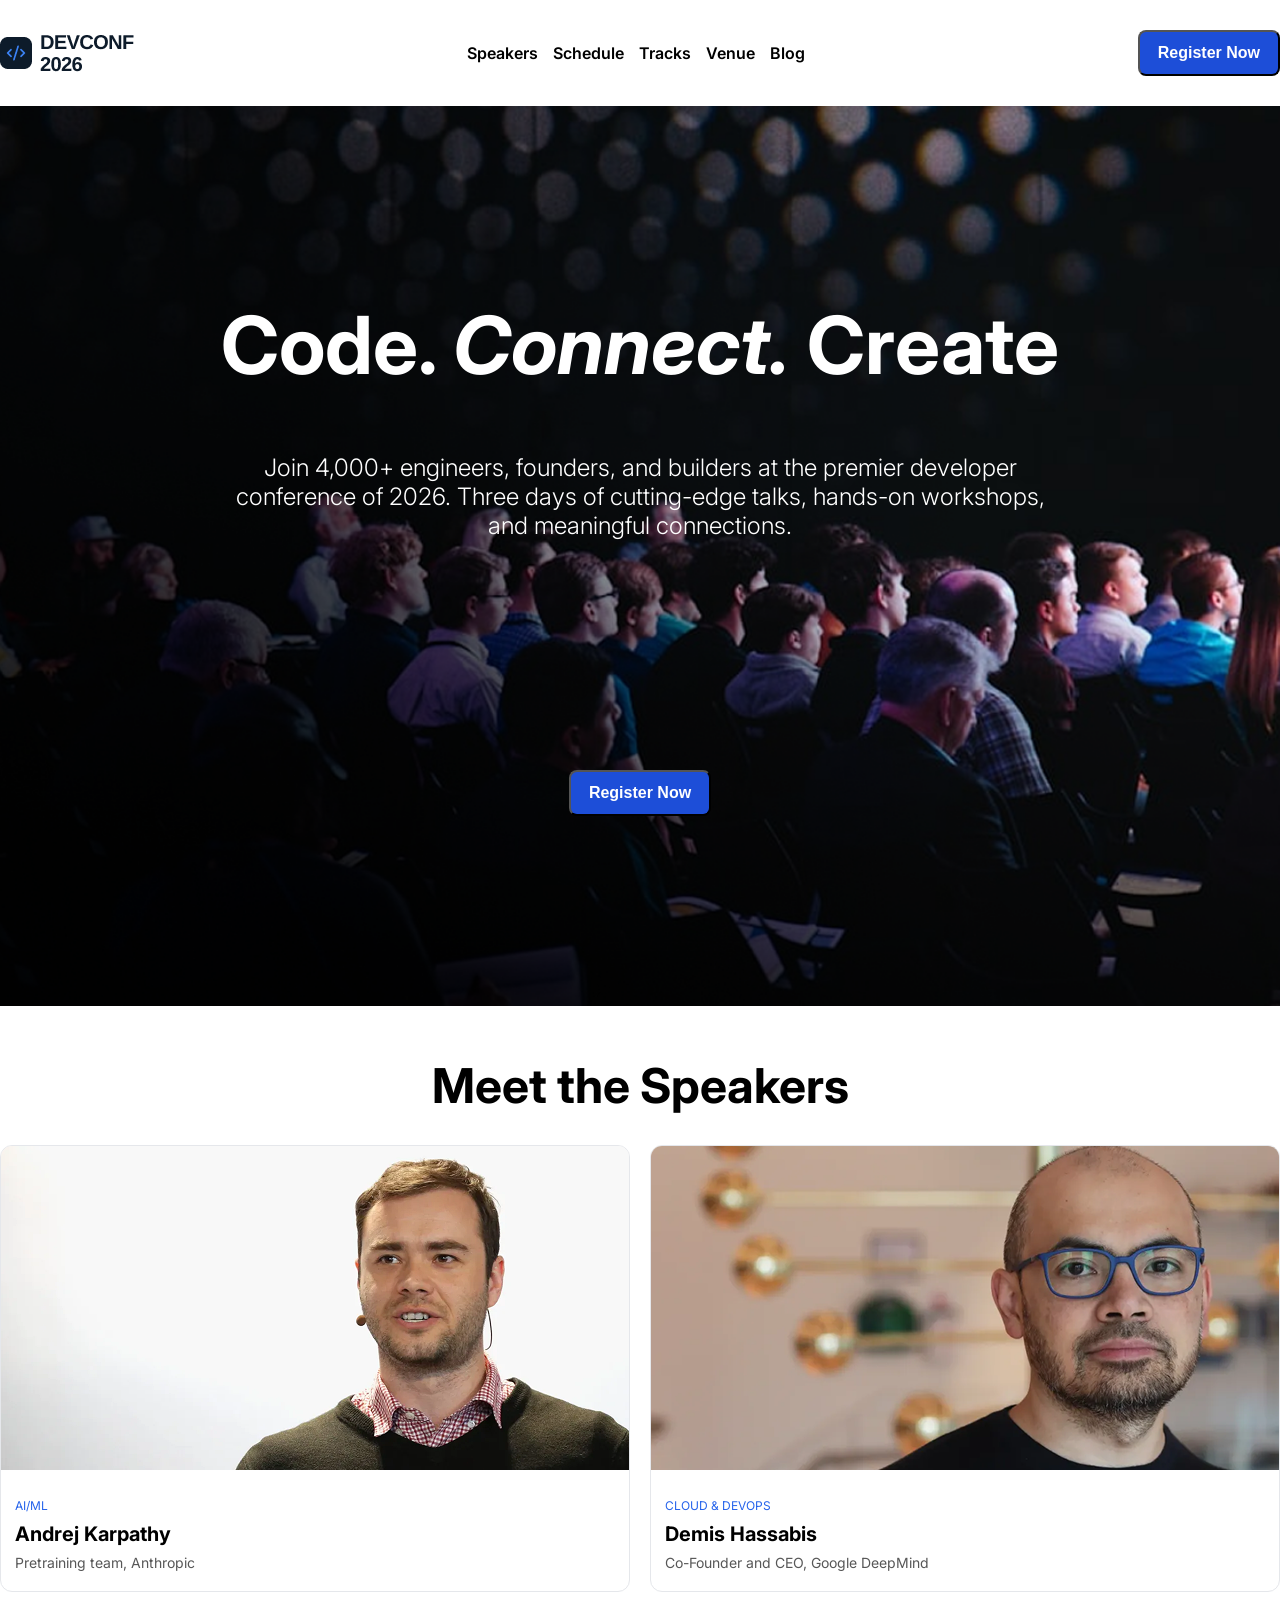
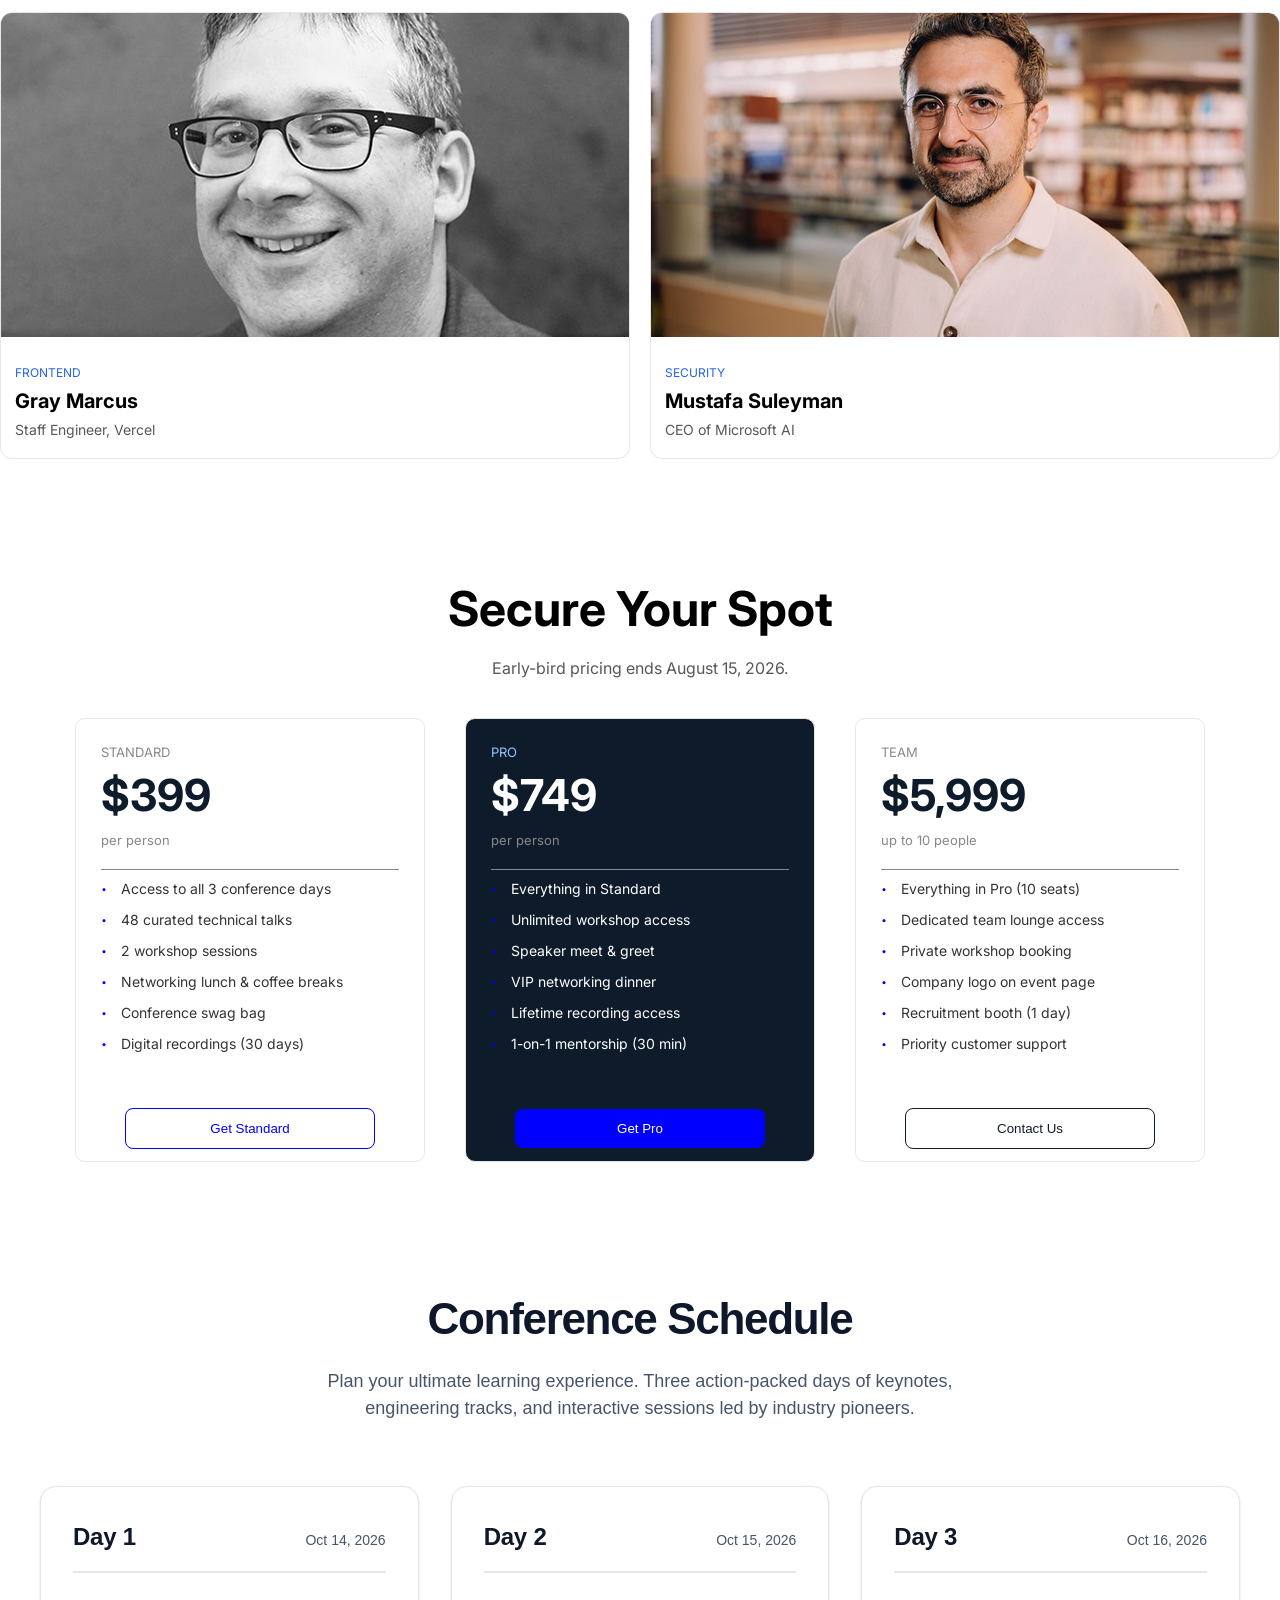
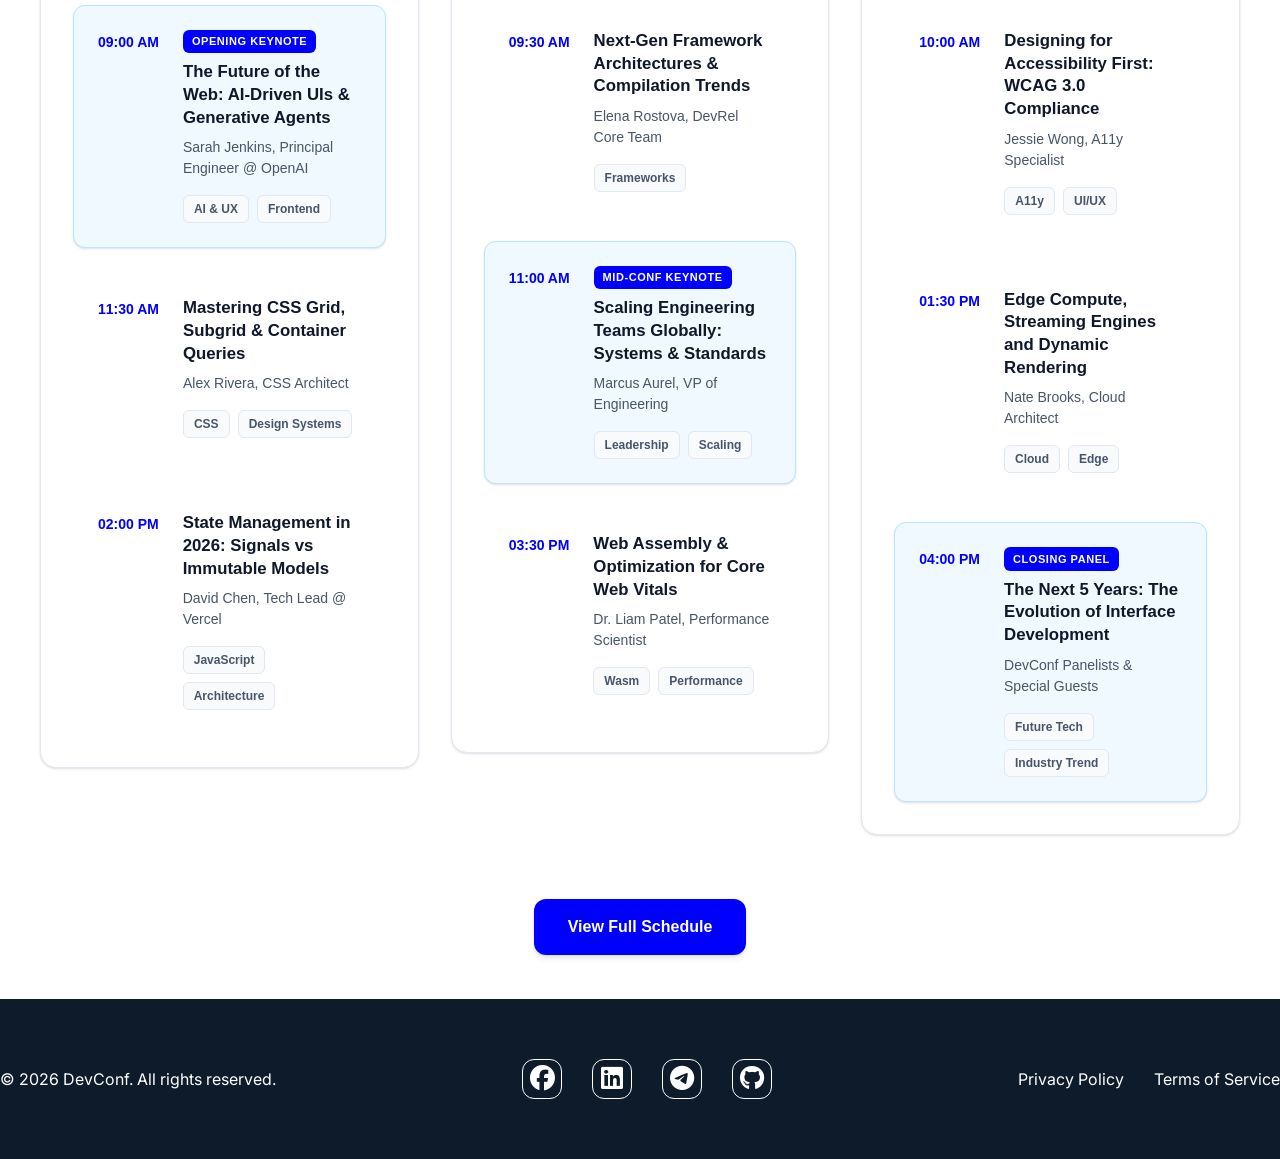
<file: index.html>
<!DOCTYPE html>
<html lang="en">

<head>
    <meta charset="UTF-8">
    <meta name="viewport" content="width=device-width, initial-scale=1.0">
    <title>PH- A01-AA-MARUF</title>
    <link rel="shortcut icon" href="./assets/favicon.png" type="image/x-icon">
    <!-- Font Awesome -->
    <link rel="stylesheet" href="https://cdnjs.cloudflare.com/ajax/libs/font-awesome/6.7.2/css/all.min.css">
    <link rel="stylesheet" href="style.css">
</head>

<body>
    <header class="container">
        <nav>
            <div class="logo">
                <img src="./assets/logo.png" alt="">
            </div>
            <div class="menu">
                <ul>
                    <li><a href="#">Speakers</a></li>
                    <li><a href="#">Schedule</a></li>
                    <li><a href="#">Tracks</a></li>
                    <li><a href="#">Venue</a></li>
                    <li><a href="#">Blog</a></li>
                </ul>
            </div>
            <div>
                <button type="button" class="button">Register Now</button>
            </div>
        </nav>
    </header>
    <main>
        <section class="hero">
            <div class="banner">
                <div class="banner-content">
                    <h2>Code. <em>Connect.</em> Create</h2>
                    <p>Join 4,000+ engineers, founders, and builders at the premier developer <br> conference of 2026.
                        Three
                        days
                        of cutting-edge talks, hands-on workshops, <br> and meaningful connections.</p>
                    <button type="button" class="button">Register Now</button>
                </div>
            </div>
        </section>

        <section class="speaker container">
            <h2>Meet the Speakers</h2>
            <div class="cards">
                <div class="card">
                    <img src="assets/andrej.png" alt="">
                    <div>
                        <span>AI/ML</span>
                        <h3>Andrej Karpathy</h3>
                        <p>Pretraining team, Anthropic</p>
                    </div>
                </div>


                <div class="card">
                    <img src="assets/demis.png" alt="">
                    <div>
                        <span>CLOUD & DEVOPS</span>
                        <h3>Demis Hassabis</h3>
                        <p>Co-Founder and CEO, Google DeepMind</p>
                    </div>
                </div>

                <div class="card">
                    <img src="assets/gary.png" alt="">
                    <div>
                        <span>FRONTEND</span>
                        <h3>Gray Marcus</h3>
                        <p>Staff Engineer, Vercel</p>
                    </div>
                </div>

                <div class="card">
                    <img src="assets/mustafa.png" alt="">
                    <div>
                        <span>SECURITY</span>
                        <h3>Mustafa Suleyman</h3>
                        <p>CEO of Microsoft AI</p>
                    </div>
                </div>
            </div>
        </section>

        <section class="price-card container">
            <h3>Secure Your Spot</h3>
            <p>Early-bird pricing ends August 15, 2026.</p>
            <div class="sys">
                <div class="standard">
                    <span>STANDARD</span>
                    <h2>$399</h2>
                    <span>per person</span>
                    <p class="border-b"></p>
                    <ul class="list">
                        <li>Access to all 3 conference days</li>
                        <li>48 curated technical talks</li>
                        <li>2 workshop sessions</li>
                        <li>Networking lunch & coffee breaks</li>
                        <li>Conference swag bag</li>
                        <li>Digital recordings (30 days)</li>
                    </ul>
                    <button type="button" class="btn-standard">Get Standard</button>
                </div>
                <div class="pro">
                    <span class="pro-card">PRO</span>
                    <h2>$749</h2>
                    <span>per person</span>
                    <p class="border-b"></p>
                    <ul class="list">
                        <li>Everything in Standard</li>
                        <li>Unlimited workshop access</li>
                        <li>Speaker meet & greet</li>
                        <li>VIP networking dinner</li>
                        <li>Lifetime recording access</li>
                        <li>1-on-1 mentorship (30 min)</li>
                    </ul>
                    <button type="button" class="btn-pro">Get Pro</button>
                </div>
                <div class="team">
                    <span>TEAM</span>
                    <h2>$5,999</h2>
                    <span>up to 10 people</span>
                    <p class="border-b"></p>
                    <ul class="list">
                        <li>Everything in Pro (10 seats)</li>
                        <li>Dedicated team lounge access</li>
                        <li>Private workshop booking</li>
                        <li>Company logo on event page</li>
                        <li>Recruitment booth (1 day)</li>
                        <li>Priority customer support</li>
                    </ul>
                    <button type="button" class="btn-team">Contact Us</button>
                </div>
            </div>
        </section>
        <!-- Generate a relevant section with AI start / there isn't any AI code here but this section because you said for creating this section with AI. without this section you won't get any code generate by AI -->
        <section class="schedule-section" id="schedule">
            <div class="schedule-container">
                <header class="schedule-header">
                    <h2 class="schedule-title">Conference Schedule</h2>
                    <p class="schedule-subtitle">Plan your ultimate learning experience. Three action-packed days of
                        keynotes, engineering tracks, and interactive sessions led by industry pioneers.</p>
                </header>

                <div class="schedule-grid">
                    <article class="schedule-card">
                        <header class="card-header">
                            <h3 class="day-title">Day 1</h3>
                            <time class="day-date" datetime="2026-10-14">Oct 14, 2026</time>
                        </header>
                        <div class="timeline">
                            <div class="session-item keynote">
                                <time class="session-time" datetime="09:00">09:00 AM</time>
                                <div class="session-content">
                                    <span class="badge badge-accent">Opening Keynote</span>
                                    <h4 class="session-title">The Future of the Web: AI-Driven UIs & Generative Agents
                                    </h4>
                                    <p class="session-speaker">Sarah Jenkins, Principal Engineer @ OpenAI</p>
                                    <div class="badge-group">
                                        <span class="badge">AI & UX</span>
                                        <span class="badge">Frontend</span>
                                    </div>
                                </div>
                            </div>
                            <div class="session-item">
                                <time class="session-time" datetime="11:30">11:30 AM</time>
                                <div class="session-content">
                                    <h4 class="session-title">Mastering CSS Grid, Subgrid & Container Queries</h4>
                                    <p class="session-speaker">Alex Rivera, CSS Architect</p>
                                    <div class="badge-group">
                                        <span class="badge">CSS</span>
                                        <span class="badge">Design Systems</span>
                                    </div>
                                </div>
                            </div>
                            <div class="session-item">
                                <time class="session-time" datetime="14:00">02:00 PM</time>
                                <div class="session-content">
                                    <h4 class="session-title">State Management in 2026: Signals vs Immutable Models</h4>
                                    <p class="session-speaker">David Chen, Tech Lead @ Vercel</p>
                                    <div class="badge-group">
                                        <span class="badge">JavaScript</span>
                                        <span class="badge">Architecture</span>
                                    </div>
                                </div>
                            </div>
                        </div>
                    </article>

                    <article class="schedule-card">
                        <header class="card-header">
                            <h3 class="day-title">Day 2</h3>
                            <time class="day-date" datetime="2026-10-15">Oct 15, 2026</time>
                        </header>
                        <div class="timeline">
                            <div class="session-item">
                                <time class="session-time" datetime="09:30">09:30 AM</time>
                                <div class="session-content">
                                    <h4 class="session-title">Next-Gen Framework Architectures & Compilation Trends</h4>
                                    <p class="session-speaker">Elena Rostova, DevRel Core Team</p>
                                    <div class="badge-group">
                                        <span class="badge">Frameworks</span>
                                    </div>
                                </div>
                            </div>
                            <div class="session-item keynote">
                                <time class="session-time" datetime="11:00">11:00 AM</time>
                                <div class="session-content">
                                    <span class="badge badge-accent">Mid-Conf Keynote</span>
                                    <h4 class="session-title">Scaling Engineering Teams Globally: Systems & Standards
                                    </h4>
                                    <p class="session-speaker">Marcus Aurel, VP of Engineering</p>
                                    <div class="badge-group">
                                        <span class="badge">Leadership</span>
                                        <span class="badge">Scaling</span>
                                    </div>
                                </div>
                            </div>
                            <div class="session-item">
                                <time class="session-time" datetime="15:30">03:30 PM</time>
                                <div class="session-content">
                                    <h4 class="session-title">Web Assembly & Optimization for Core Web Vitals</h4>
                                    <p class="session-speaker">Dr. Liam Patel, Performance Scientist</p>
                                    <div class="badge-group">
                                        <span class="badge">Wasm</span>
                                        <span class="badge">Performance</span>
                                    </div>
                                </div>
                            </div>
                        </div>
                    </article>

                    <article class="schedule-card">
                        <header class="card-header">
                            <h3 class="day-title">Day 3</h3>
                            <time class="day-date" datetime="2026-10-16">Oct 16, 2026</time>
                        </header>
                        <div class="timeline">
                            <div class="session-item">
                                <time class="session-time" datetime="10:00">10:00 AM</time>
                                <div class="session-content">
                                    <h4 class="session-title">Designing for Accessibility First: WCAG 3.0 Compliance
                                    </h4>
                                    <p class="session-speaker">Jessie Wong, A11y Specialist</p>
                                    <div class="badge-group">
                                        <span class="badge">A11y</span>
                                        <span class="badge">UI/UX</span>
                                    </div>
                                </div>
                            </div>
                            <div class="session-item">
                                <time class="session-time" datetime="13:30">01:30 PM</time>
                                <div class="session-content">
                                    <h4 class="session-title">Edge Compute, Streaming Engines and Dynamic Rendering</h4>
                                    <p class="session-speaker">Nate Brooks, Cloud Architect</p>
                                    <div class="badge-group">
                                        <span class="badge">Cloud</span>
                                        <span class="badge">Edge</span>
                                    </div>
                                </div>
                            </div>
                            <div class="session-item keynote">
                                <time class="session-time" datetime="16:00">04:00 PM</time>
                                <div class="session-content">
                                    <span class="badge badge-accent">Closing Panel</span>
                                    <h4 class="session-title">The Next 5 Years: The Evolution of Interface Development
                                    </h4>
                                    <p class="session-speaker">DevConf Panelists & Special Guests</p>
                                    <div class="badge-group">
                                        <span class="badge">Future Tech</span>
                                        <span class="badge">Industry Trend</span>
                                    </div>
                                </div>
                            </div>
                        </div>
                    </article>
                </div>

                <div class="schedule-actions">
                    <a href="/schedule.html" class="btn-primary">View Full Schedule</a>
                </div>
            </div>
        </section>
        <!-- Generate a relevant section with AI end -->
        <section>
            <div class="contact"></div>
        </section>
    </main>
    <footer>
        <div class="container">
            <div class="foot">
                <div>
                    <p>© 2026 DevConf. All rights reserved.</p>
                </div>
                <div class="icon">
                    <a href="https://www.facebook.com/nhkhan6965?_rdc=1&_rdr#" target="_blank" class="facebook">
                        <i class="fa-brands fa-facebook"></i>
                    </a>

                    <a href="https://www.linkedin.com/in/abdullah-al-maruf-49b6b0374/" target="_blank" class="linkedin">
                        <i class="fa-brands fa-linkedin"></i>
                    </a>

                    <a href="https://web.telegram.org/k/" target="_blank" class="telegram">
                        <i class="fa-brands fa-telegram"></i>
                    </a>

                    <a href="https://github.com/thecodermaruf" target="_blank" class="github">
                        <i class=" fa-brands fa-github"></i>
                    </a>
                </div>
                <div class="privacy-terms">
                    <p>Privacy Policy </p>
                    <p>Terms of Service</p>
                </div>
            </div>
        </div>

    </footer>
</body>

</html>
</file>
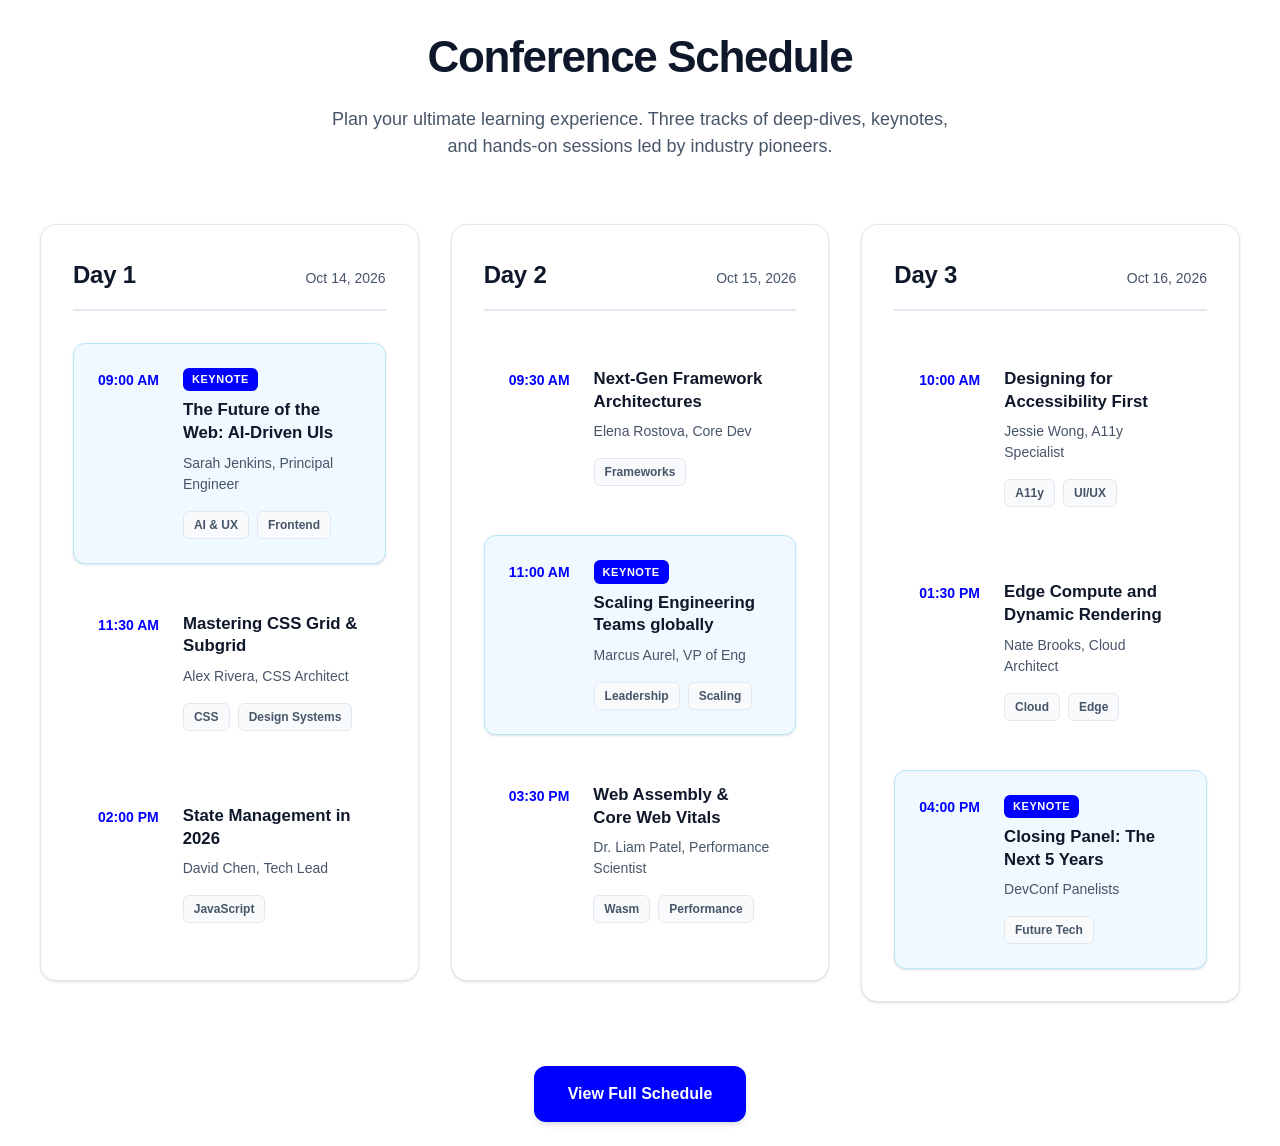
<file: schedule.html>
<!DOCTYPE html>
<html lang="en">

<head>
    <meta charset="UTF-8">
    <meta name="viewport" content="width=device-width, initial-scale=1.0">
    <title>Schedule</title>
    <link rel="stylesheet" href="style.css">
</head>

<body>
    <section class="schedule-section" id="schedule">
        <div class="schedule-container">
            <header class="schedule-header">
                <h2 class="schedule-title">Conference Schedule</h2>
                <p class="schedule-subtitle">Plan your ultimate learning experience. Three tracks of deep-dives,
                    keynotes, and hands-on sessions led by industry pioneers.</p>
            </header>

            <div class="schedule-grid">
                <article class="schedule-card">
                    <header class="card-header">
                        <h3 class="day-title">Day 1</h3>
                        <time class="day-date" datetime="2026-10-14">Oct 14, 2026</time>
                    </header>
                    <div class="timeline">
                        <div class="session-item keynote">
                            <time class="session-time" datetime="09:00">09:00 AM</time>
                            <div class="session-content">
                                <span class="badge badge-accent">Keynote</span>
                                <h4 class="session-title">The Future of the Web: AI-Driven UIs</h4>
                                <p class="session-speaker">Sarah Jenkins, Principal Engineer</p>
                                <div class="badge-group">
                                    <span class="badge">AI & UX</span>
                                    <span class="badge">Frontend</span>
                                </div>
                            </div>
                        </div>
                        <div class="session-item">
                            <time class="session-time" datetime="11:30">11:30 AM</time>
                            <div class="session-content">
                                <h4 class="session-title">Mastering CSS Grid & Subgrid</h4>
                                <p class="session-speaker">Alex Rivera, CSS Architect</p>
                                <div class="badge-group">
                                    <span class="badge">CSS</span>
                                    <span class="badge">Design Systems</span>
                                </div>
                            </div>
                        </div>
                        <div class="session-item">
                            <time class="session-time" datetime="14:00">02:00 PM</time>
                            <div class="session-content">
                                <h4 class="session-title">State Management in 2026</h4>
                                <p class="session-speaker">David Chen, Tech Lead</p>
                                <div class="badge-group">
                                    <span class="badge">JavaScript</span>
                                </div>
                            </div>
                        </div>
                    </div>
                </article>

                <article class="schedule-card">
                    <header class="card-header">
                        <h3 class="day-title">Day 2</h3>
                        <time class="day-date" datetime="2026-10-15">Oct 15, 2026</time>
                    </header>
                    <div class="timeline">
                        <div class="session-item">
                            <time class="session-time" datetime="09:30">09:30 AM</time>
                            <div class="session-content">
                                <h4 class="session-title">Next-Gen Framework Architectures</h4>
                                <p class="session-speaker">Elena Rostova, Core Dev</p>
                                <div class="badge-group">
                                    <span class="badge">Frameworks</span>
                                </div>
                            </div>
                        </div>
                        <div class="session-item keynote">
                            <time class="session-time" datetime="11:00">11:00 AM</time>
                            <div class="session-content">
                                <span class="badge badge-accent">Keynote</span>
                                <h4 class="session-title">Scaling Engineering Teams globally</h4>
                                <p class="session-speaker">Marcus Aurel, VP of Eng</p>
                                <div class="badge-group">
                                    <span class="badge">Leadership</span>
                                    <span class="badge">Scaling</span>
                                </div>
                            </div>
                        </div>
                        <div class="session-item">
                            <time class="session-time" datetime="15:30">03:30 PM</time>
                            <div class="session-content">
                                <h4 class="session-title">Web Assembly & Core Web Vitals</h4>
                                <p class="session-speaker">Dr. Liam Patel, Performance Scientist</p>
                                <div class="badge-group">
                                    <span class="badge">Wasm</span>
                                    <span class="badge">Performance</span>
                                </div>
                            </div>
                        </div>
                    </div>
                </article>

                <article class="schedule-card">
                    <header class="card-header">
                        <h3 class="day-title">Day 3</h3>
                        <time class="day-date" datetime="2026-10-16">Oct 16, 2026</time>
                    </header>
                    <div class="timeline">
                        <div class="session-item">
                            <time class="session-time" datetime="10:00">10:00 AM</time>
                            <div class="session-content">
                                <h4 class="session-title">Designing for Accessibility First</h4>
                                <p class="session-speaker">Jessie Wong, A11y Specialist</p>
                                <div class="badge-group">
                                    <span class="badge">A11y</span>
                                    <span class="badge">UI/UX</span>
                                </div>
                            </div>
                        </div>
                        <div class="session-item">
                            <time class="session-time" datetime="13:30">01:30 PM</time>
                            <div class="session-content">
                                <h4 class="session-title">Edge Compute and Dynamic Rendering</h4>
                                <p class="session-speaker">Nate Brooks, Cloud Architect</p>
                                <div class="badge-group">
                                    <span class="badge">Cloud</span>
                                    <span class="badge">Edge</span>
                                </div>
                            </div>
                        </div>
                        <div class="session-item keynote">
                            <time class="session-time" datetime="16:00">04:00 PM</time>
                            <div class="session-content">
                                <span class="badge badge-accent">Keynote</span>
                                <h4 class="session-title">Closing Panel: The Next 5 Years</h4>
                                <p class="session-speaker">DevConf Panelists</p>
                                <div class="badge-group">
                                    <span class="badge">Future Tech</span>
                                </div>
                            </div>
                        </div>
                    </div>
                </article>
            </div>

            <div class="schedule-actions">
                <a href="#" class="btn-primary">View Full Schedule</a>
            </div>
        </div>
    </section>
</body>

</html>
</file>
<file: style.css>
/* important things start */

@import url('https://fonts.googleapis.com/css2?family=Inter:ital,opsz,wght@0,14..32,100..900;1,14..32,100..900&display=swap');

/* this root give me AI for this section I mean "Generate a relevant section with AI" but I know how to use this root and I did't use this root in another sections I hope I made you understand */

/* Design Tokens - Seamless Integration Matchers */
:root {
    --clr-bg-white: #ffffff;
    --clr-bg-alt: #f8fafc;
    --clr-primary: blue;
    --clr-primary-hover: #0f172a;
    --clr-text-main: #0f172a;
    --clr-text-muted: #475569;
    --clr-border: #e2e8f0;
    --clr-keynote-bg: #f0f9ff;
    --clr-keynote-border: #bae6fd;
    
    --space-xs: 0.5rem;
    --space-sm: 1rem;
    --space-md: 1.5rem;
    --space-lg: 2rem;
    --space-xl: 4rem;
    --space-xxl: 7rem;
    
    --radius-sm: 0.375rem;
    --radius-md: 0.75rem;
    --radius-lg: 1rem;
    
    --shadow-sm: 0 1px 3px 0 rgb(0 0 0 / 0.1), 0 1px 2px -1px rgb(0 0 0 / 0.1);
    --shadow-md: 0 4px 6px -1px rgb(0 0 0 / 0.1), 0 2px 4px -2px rgb(0 0 0 / 0.1);
    --shadow-lg: 0 10px 15px -3px rgb(0 0 0 / 0.05), 0 4px 6px -4px rgb(0 0 0 / 0.05);
    
    --transition-smooth: all 0.3s cubic-bezier(0.4, 0, 0.2, 1);
}
/* root end */

*{
    margin: 0;
    padding: 0;
    box-sizing: border-box;
}

body {
    /* margin: 0 auto; */
    font-family: "Inter", sans-serif;
}

ul li {
    list-style: none;
}
a{
    text-decoration: none;
    color: black;
}

.container {
    max-width: 1280px;
    margin: 0 auto;
}
/* important things end */
/* nav start  */
nav{
    margin: 30px 0;
    display: flex;
    justify-content: space-between;
    align-items: center;
}

nav .logo {
    width: 134px;
    height: 44px;
    cursor: pointer;
} 

nav .menu ul{
    display: flex;
    justify-content: center;
    align-items: center;
    gap: 15px;
    font-size: 16px;
    font-weight: 600;
}

.button {
    padding: 12px 18px;
    background-color: #1d4ed8;
    color: white;
    border-radius: 8px;
    cursor: pointer;
    font-size: 16px;
    font-weight: bold;
    transition: all .3s ease-out;
}
.button:hover {
    background-color: #0D1B2A;
    border: solid 1.5px white;
}
/* nav end */
/* section banner start  */
.hero {
    background-image: url(assets/banner.png);
    background-repeat: no-repeat;
    background-size: cover;
    background-position: center;
    height: 100vh;
    
    display: flex;
    justify-content: center;
    align-items: center;
}

.hero .banner {
    color: white;
}

.banner-content {
    text-align: center;
}

.banner-content h2 {
    font-size: 80px;
    padding-bottom: 60px;
}

.banner-content p {
    line-height: initial;
    font-size: 24px;
    padding-bottom: 100px;
    font-weight: 300; 
}

.banner-content button {
    margin-top: 130px;
}
/* section banner end */

/* section speaker start */
.speaker {
    margin-top: 50px;
}

.speaker h2 {
    text-align: center;
    font-size: 48px;
    margin-bottom: 30px;
}

.speaker .cards {
    display: grid;
    grid-template-columns: repeat(2, 1fr);
    gap: 20px;
}

.speaker .cards .card {
    border: solid 1.5px #e5e7eb;
    border-radius: 12px;
    overflow: hidden;
    
}

.speaker .cards .card div {
    padding: 20px 14px;
}

.speaker .cards .card div h3 {
    padding: 8px 0;
}

.speaker .cards .card span {
    font-size: 12px;
    color: #2563EB;
}
.speaker .cards .card h3 {
    font-size: 20px;
    font-weight: bold;
}
.speaker .cards .card p {
    color: #575757;
    font-size: 14px;
}
/* section speaker end */

/* section pricing start */
.price-card {
    margin-top: 80px;
    margin-bottom: 60px;
    padding: 40px 0;
}

.price-card h3 {
    text-align: center;
    font-size: 48px;
}

.price-card p {
    text-align: center;
    font-size: 16px;
    color: #575757;
    padding-top: 20px;
}

.price-card .sys {
    padding-top: 40px;
    display: flex;
    justify-content: center;
    align-items: center;
    gap: 40px;
}

.price-card .sys div {
    border: solid 1.5px #E5E7EB;
    width: 350px;
    height: 444px;
    border-radius: 10px;
    padding: 22px 25px;
}

.price-card .sys div span {
    color: #888888;
    font-size: 13px;
}

.price-card .sys .pro {
    background-color: #0D1B2A;
}

.price-card .sys .pro h2 {
    color: white;
} 

.price-card .sys .pro .list li {
    color: white;
}

.price-card .sys div .pro-card {
    color: #93C5FD;
}

.price-card .sys div h2 {
    font-size: 44px;
    font-weight: bold;
    color: #0D1B2A;
    padding: 7px 0;
}


.price-card .sys div ul  {
    margin-top: 10px;
    padding-top: 10px;
    border-top: solid 1.5px #888888;
} 

.price-card .sys div .list {
    margin: 0 0 65px 0;
    display: flex;
    flex-direction: column;
    gap: 14px;
}
.price-card .sys div .list li {
    color: #333333;
    font-size: 14px;
    padding-left: 20px;
    position: relative;
}

.price-card .sys div .list li::before {
    content: ".";
    color: blue;
    font-size: 24px;
    position: absolute;
    left: 0;
    top: -12px;
}

.price-card .sys div .btn-standard,
.btn-pro,
.btn-team {
    width: 250px;
    cursor: pointer;
    padding: 12px 24px;
    border-radius: 8px;
    color: 2563eb;
    background-color: transparent;
    margin: -12px 24px;
}
.price-card .sys div .btn-standard {
    border: solid 1.5px blue;
    color: blue;
}

.price-card .sys div .btn-pro {
    border: blue;
    background-color: blue;
    color: white;
}

.price-card .sys div .btn-team {
    border: solid 1.5px #0D1B2A;
    color: #0D1B2A;
}

/* section pricing end */

/* Generate a relevant section with AI star / there isn't any AI code here but this section because you said for creating this section with AI without this section you won't get any code generate by AI */
/* Base Layout & Hierarchy */
.schedule-section {
    background-color: var(--clr-bg-white);
    padding: var(--space-md);
    font-family: -apple-system, BlinkMacSystemFont, "Segoe UI", Roboto, Helvetica, Arial, sans-serif;
    color: var(--clr-text-main);
    line-height: 1.5;
}

.schedule-container {
    max-width: 1200px;
    margin: 0 auto;
}

.schedule-header {
    text-align: center;
    max-width: 640px;
    margin: 0 auto var(--space-xl) auto;
}

.schedule-title {
    font-size: clamp(2rem, 4vw, 2.75rem);
    font-weight: 800;
    letter-spacing: -0.03em;
    color: var(--clr-text-main);
    margin-bottom: var(--space-sm);
}

.schedule-subtitle {
    font-size: clamp(1rem, 2vw, 1.125rem);
    color: var(--clr-text-muted);
}

.schedule-grid {
    display: grid;
    gap: var(--space-lg);
    grid-template-columns: repeat(3, 1fr);
    margin-bottom: var(--space-xl);
    align-items: start;
}

/* Day Cards Layout */
.schedule-card {
    background-color: var(--clr-bg-white);
    border: 1px solid var(--clr-border);
    border-radius: var(--radius-lg);
    box-shadow: var(--shadow-sm);
    padding: var(--space-lg);
    transition: var(--transition-smooth);
}

.schedule-card:hover {
    transform: translateY(-4px);
    box-shadow: var(--shadow-lg);
    border-color: #cbd5e1;
}

.card-header {
    display: flex;
    justify-content: space-between;
    align-items: baseline;
    border-bottom: 2px solid var(--clr-border);
    padding-bottom: var(--space-sm);
    margin-bottom: var(--space-lg);
}

.day-title {
    font-size: 1.5rem;
    font-weight: 700;
    letter-spacing: -0.01em;
}

.day-date {
    font-size: 0.875rem;
    color: var(--clr-text-muted);
    font-weight: 500;
}

/* Internal Timeline Component */
.timeline {
    display: flex;
    flex-direction: column;
    gap: var(--space-md);
}

.session-item {
    display: flex;
    gap: var(--space-md);
    padding: var(--space-md);
    border-radius: var(--radius-md);
    border: 1px solid transparent;
    transition: var(--transition-smooth);
}

.session-time {
    font-size: 0.875rem;
    font-weight: 700;
    color: var(--clr-primary);
    white-space: nowrap;
    padding-top: 2px;
}

.session-content {
    display: flex;
    flex-direction: column;
    gap: var(--space-xs);
    flex: 1;
}

.session-title {
    font-size: 1.05rem;
    font-weight: 600;
    line-height: 1.35;
    color: var(--clr-text-main);
}

.session-speaker {
    font-size: 0.875rem;
    color: var(--clr-text-muted);
}

/* Category Badges */
.badge-group {
    display: flex;
    flex-wrap: wrap;
    gap: var(--space-xs);
    margin-top: var(--space-xs);
}

.badge {
    display: inline-flex;
    align-items: center;
    background-color: var(--clr-bg-alt);
    color: var(--clr-text-muted);
    font-size: 0.75rem;
    font-weight: 600;
    padding: 0.25rem 0.625rem;
    border-radius: var(--radius-sm);
    border: 1px solid var(--clr-border);
}

/* Visual Highlight Feature: Keynote */
.session-item.keynote {
    background-color: var(--clr-keynote-bg);
    border-color: var(--clr-keynote-border);
    box-shadow: var(--shadow-sm);
}

.badge.badge-accent {
    background-color: var(--clr-primary);
    color: var(--clr-bg-white);
    border-color: transparent;
    align-self: flex-start;
    text-transform: uppercase;
    font-size: 0.6875rem;
    letter-spacing: 0.05em;
    padding: 0.15rem 0.5rem;
}

/* Bottom Interface Actions */
.schedule-actions {
    text-align: center;
    margin-top: var(--space-xl);
}

.btn-primary {
    display: inline-flex;
    align-items: center;
    justify-content: center;
    background-color: var(--clr-primary);
    color: var(--clr-bg-white);
    font-weight: 600;
    font-size: 1rem;
    padding: 0.875rem 2rem;
    border-radius: var(--radius-md);
    text-decoration: none;
    box-shadow: var(--shadow-md);
    transition: var(--transition-smooth);
    border: 2px solid transparent;
}

.btn-primary:hover {
    background-color: var(--clr-primary-hover);
    transform: translateY(-1px);
    box-shadow: var(--shadow-lg);
}

.btn-primary:focus-visible {
    outline: 3px solid rgba(2, 132, 199, 0.4);
    outline-offset: 2px;
}
/* Generate a relevant section with AI end  */

/* footer start */
footer {
    background-color: #0D1B2A;
    color: white;
    width: 100%;
    height: 160px;
    margin-top: 20px;
}
.foot {
    display: flex;
    justify-content: space-between;
    align-items: center;
    font-size: 16px;
    padding: 60px 0;
} 

.icon {
    display: flex;
    justify-content: center;
    align-items: center;
    gap: 30px;
}

.icon a {
    width: 40px;
    height: 40px;
    border: solid 1px white;
    text-decoration: none;
    color: white;
    
    display: flex;
    justify-content: center;
    align-items: center;
    border-radius: 12px;
    transition: all .3s ease-in-out;
}

.icon a:hover {
    background-color: white;
}

.icon .facebook {
    font-size: 25px;
    transition: all .3s ease-in-out;
}

.icon .facebook:hover {
    color: #0862F7;
}

.icon .telegram {
    font-size: 25px;
    transition: all .3s ease-in-out;
}

.icon .telegram:hover {
    color: #27A3E2;
}

.icon .linkedin {
    font-size: 25px;
    transition: all .3s ease-in-out;
}

.icon .linkedin:hover {
    color: #007AB5;
}

.icon .github {
    font-size: 25px;
    color: white;
    transition: all .3s ease-in-out;
}

.icon .github:hover {
    color: black;
}

.foot .privacy-terms {
    display: flex;
    justify-content: center;
    align-items: center;
    gap: 30px;
}
/* footer end */
</file>
